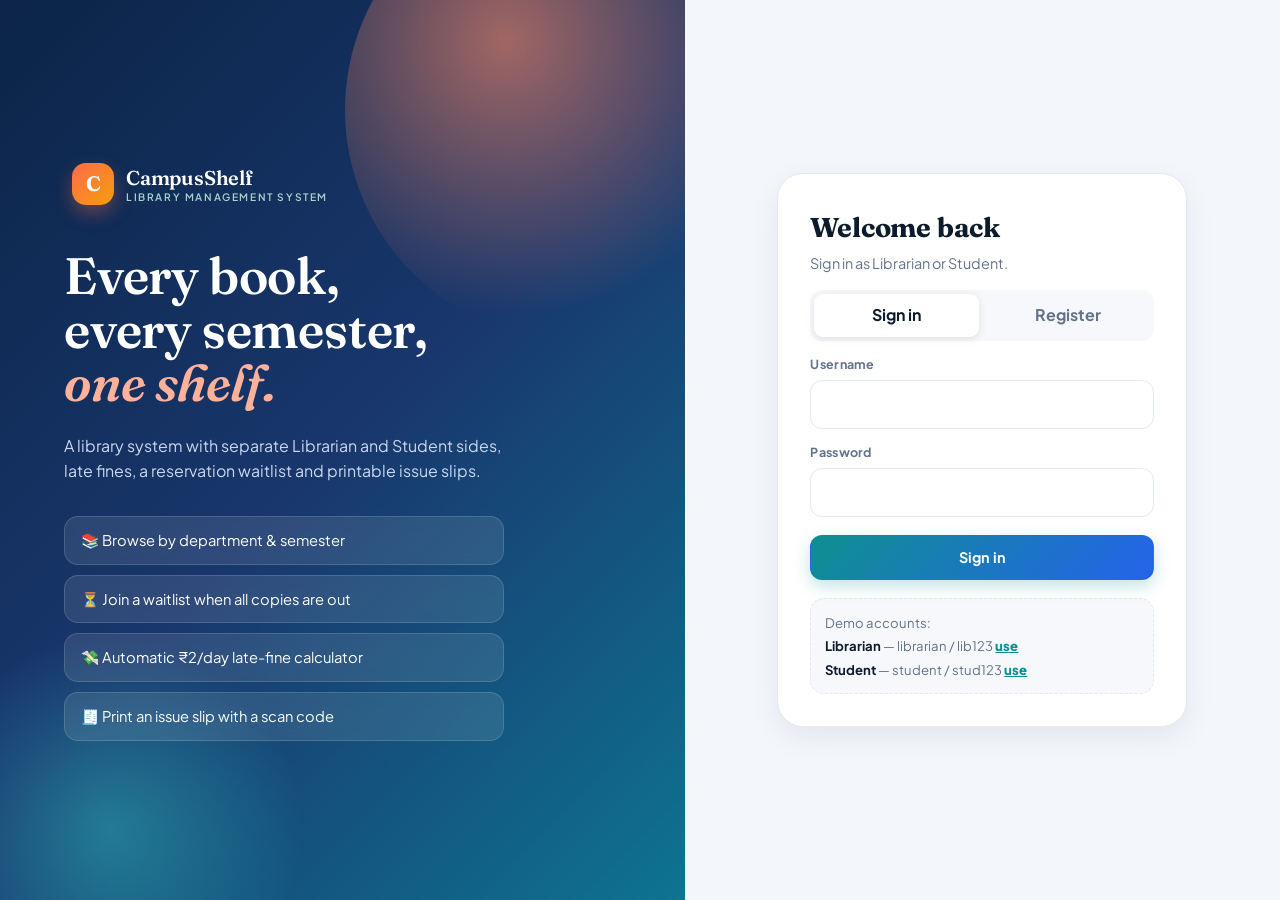
<file: index.html>
<!DOCTYPE html>
<html lang="en" data-theme="light">
<head>
  <meta charset="UTF-8">
  <meta name="viewport" content="width=device-width, initial-scale=1.0">
  <title>CampusShelf — Library Management System</title>
  <link rel="preconnect" href="https://fonts.googleapis.com">
  <link rel="preconnect" href="https://fonts.gstatic.com" crossorigin>
  <link href="https://fonts.googleapis.com/css2?family=Fraunces:ital,opsz,wght@0,9..144,500;0,9..144,600;1,9..144,500&family=Plus+Jakarta+Sans:wght@400;500;600;700;800&display=swap" rel="stylesheet">
  <link rel="stylesheet" href="style.css">
</head>
<body>
  <!-- Everything below is rendered by script.js -->
  <div id="root"></div>
  <div id="modal"></div>
  <div id="toast" class="toast" role="status" aria-live="polite"></div>
  <script src="script.js"></script>
</body>
</html>
</file>
<file: style.css>
/* ===== CampusShelf — styles (v2: hero + editorial look) ===== */
:root {
  --bg: #f3f6fb;
  --surface: #ffffff;
  --surface-2: #f6f8fc;
  --text: #0e1b2c;
  --muted: #64738a;
  --line: #e3e9f2;
  --accent: #0e8f8f;
  --accent-2: #ff6b4a;
  --accent-soft: #dcf3f2;
  --danger: #d1344a;
  --danger-soft: #fde7ea;
  --warn-soft: #fff0e0;
  --ok-soft: #dcf5e6;
  --ok: #17803d;
  --shadow: 0 10px 30px rgba(14, 27, 44, 0.07);
  --radius: 20px;
  --font-body: "Plus Jakarta Sans", "Segoe UI", system-ui, sans-serif;
  --font-head: "Fraunces", Georgia, "Times New Roman", serif;
}
[data-theme="dark"] {
  --bg: #0a121e;
  --surface: #121d2d;
  --surface-2: #17253a;
  --text: #e8eef8;
  --muted: #91a1b8;
  --line: #22324a;
  --accent: #35d0cb;
  --accent-2: #ff8a6b;
  --accent-soft: #11373b;
  --danger: #ff7a8d;
  --danger-soft: #3a1b24;
  --warn-soft: #3b2a18;
  --ok-soft: #14341f;
  --ok: #7ee2a0;
  --shadow: 0 10px 30px rgba(0, 0, 0, 0.4);
}

* { box-sizing: border-box; margin: 0; padding: 0; }
html { font-size: 16px; }
body {
  font-family: var(--font-body);
  background: var(--bg);
  color: var(--text);
  line-height: 1.55;
  min-height: 100vh;
}
h1, h2, h3, h4, .brand-name { font-family: var(--font-head); letter-spacing: -0.2px; }
button, input, select { font: inherit; color: inherit; }
button { cursor: pointer; }
em { font-style: italic; }

.eyebrow {
  display: inline-flex; align-items: center; gap: 8px;
  font-size: 0.7rem; font-weight: 700; letter-spacing: 1.8px; text-transform: uppercase; color: var(--muted);
  margin-bottom: 6px;
}
.eyebrow::before { content: ""; width: 7px; height: 7px; border-radius: 50%; background: var(--accent-2); }

/* ===== Buttons & inputs ===== */
.btn {
  border: 1px solid transparent;
  background: linear-gradient(135deg, var(--accent), #2563eb);
  color: #fff;
  padding: 10px 18px;
  border-radius: 12px;
  font-weight: 700;
  font-size: 0.9rem;
  transition: transform 0.12s, box-shadow 0.15s, opacity 0.15s;
  box-shadow: 0 6px 16px rgba(14, 143, 143, 0.25);
}
[data-theme="dark"] .btn { color: #04202a; }
.btn:hover { transform: translateY(-1px); }
.btn:active { transform: scale(0.97); }
.btn.ghost { background: transparent; color: var(--text); border-color: var(--line); box-shadow: none; }
.btn.warn { background: linear-gradient(135deg, var(--accent-2), #f59e0b); color: #fff; box-shadow: 0 6px 16px rgba(255, 107, 74, 0.28); }
.btn.danger { background: var(--danger); color: #fff; box-shadow: none; }
.btn.light { background: #fff; color: #0b2447; box-shadow: 0 8px 20px rgba(0, 0, 0, 0.22); }
.btn.glass { background: rgba(255, 255, 255, 0.14); color: #fff; border-color: rgba(255, 255, 255, 0.3); box-shadow: none; backdrop-filter: blur(4px); }
.btn.small { padding: 6px 12px; font-size: 0.8rem; border-radius: 9px; box-shadow: none; }
.btn:disabled { opacity: 0.45; cursor: not-allowed; }

input, select {
  width: 100%;
  background: var(--surface);
  border: 1px solid var(--line);
  border-radius: 12px;
  padding: 11px 14px;
  outline: none;
}
input:focus, select:focus { border-color: var(--accent); box-shadow: 0 0 0 4px var(--accent-soft); }
label { display: block; font-size: 0.78rem; font-weight: 700; color: var(--muted); margin: 14px 0 6px; letter-spacing: 0.3px; }

/* ===== Auth screen ===== */
.auth-wrap { min-height: 100vh; display: grid; grid-template-columns: 1.15fr 1fr; }
.auth-hero {
  position: relative; overflow: hidden;
  background: linear-gradient(135deg, #0b2447 0%, #19376d 50%, #0e7490 100%);
  color: #fff;
  padding: 64px;
  display: flex; flex-direction: column; justify-content: center; gap: 24px;
}
.auth-hero::before {
  content: ""; position: absolute; right: -120px; top: -120px; width: 460px; height: 460px; border-radius: 50%;
  background: radial-gradient(circle at 35% 35%, rgba(255, 138, 101, 0.6), rgba(255, 138, 101, 0) 65%);
}
.auth-hero::after {
  content: ""; position: absolute; left: -100px; bottom: -140px; width: 420px; height: 420px; border-radius: 50%;
  background: radial-gradient(circle, rgba(53, 208, 203, 0.4), rgba(53, 208, 203, 0) 65%);
}
.auth-hero > * { position: relative; z-index: 1; }
.auth-hero h1 { font-size: 3.2rem; line-height: 1.05; font-weight: 600; }
.auth-hero h1 em { color: #ffb199; }
.auth-hero p { color: #c9d8f0; max-width: 460px; }
.hero-list { list-style: none; display: grid; gap: 10px; margin-top: 8px; max-width: 440px; }
.hero-list li { background: rgba(255, 255, 255, 0.1); border: 1px solid rgba(255, 255, 255, 0.14); padding: 12px 16px; border-radius: 14px; font-size: 0.92rem; backdrop-filter: blur(6px); }
.auth-card-side { display: grid; place-items: center; padding: 30px; }
.auth-card {
  width: 100%; max-width: 410px;
  background: var(--surface); border: 1px solid var(--line);
  border-radius: 26px; padding: 32px; box-shadow: var(--shadow);
}
.auth-card h2 { margin-bottom: 4px; font-size: 1.7rem; }
.tabs { display: flex; gap: 6px; background: var(--surface-2); padding: 4px; border-radius: 12px; margin: 16px 0 6px; }
.tabs button { flex: 1; border: 0; background: transparent; padding: 9px; border-radius: 9px; font-weight: 700; color: var(--muted); }
.tabs button.on { background: var(--surface); color: var(--text); box-shadow: 0 2px 8px rgba(0, 0, 0, 0.1); }
.demo-box { margin-top: 18px; font-size: 0.82rem; background: var(--surface-2); border: 1px dashed var(--line); border-radius: 14px; padding: 12px 14px; color: var(--muted); line-height: 1.8; }
.demo-box b { color: var(--text); }
.demo-box button { border: 0; background: none; color: var(--accent); font-weight: 800; text-decoration: underline; padding: 0; }

/* ===== App shell ===== */
.shell { display: grid; grid-template-columns: 262px 1fr; min-height: 100vh; }
.sidebar {
  background: linear-gradient(180deg, #0b1b33 0%, #0b2447 100%);
  color: #fff;
  padding: 24px 16px; display: flex; flex-direction: column; gap: 6px;
  position: sticky; top: 0; height: 100vh;
}
.brand { display: flex; align-items: center; gap: 12px; padding: 4px 8px 20px; }
.brand-logo {
  width: 42px; height: 42px; border-radius: 14px; color: #fff;
  background: linear-gradient(135deg, var(--accent-2), #f59e0b);
  display: grid; place-items: center; font-weight: 700; font-family: var(--font-head); font-size: 1.3rem;
  box-shadow: 0 8px 18px rgba(255, 107, 74, 0.35);
}
.brand-name { font-size: 1.25rem; font-weight: 600; line-height: 1.15; }
.brand small { display: block; color: rgba(255, 255, 255, 0.55); font-size: 0.64rem; letter-spacing: 1.6px; text-transform: uppercase; font-family: var(--font-body); margin-top: 2px; }
.nav-btn {
  display: flex; align-items: center; gap: 12px; width: 100%;
  background: transparent; border: 0; text-align: left;
  padding: 11px 14px; border-radius: 14px; color: rgba(255, 255, 255, 0.62); font-weight: 600; font-size: 0.92rem;
  transition: background 0.15s, color 0.15s;
}
.nav-btn:hover { background: rgba(255, 255, 255, 0.07); color: #fff; }
.nav-btn.on { background: rgba(255, 255, 255, 0.12); color: #fff; box-shadow: inset 3px 0 0 var(--accent-2); }
.nav-count { margin-left: auto; background: var(--accent-2); color: #fff; font-size: 0.68rem; font-weight: 800; padding: 1px 8px; border-radius: 99px; }
.side-spacer { flex: 1; }
.side-foot { border-top: 1px solid rgba(255, 255, 255, 0.12); padding-top: 14px; display: grid; gap: 8px; }
.who { display: flex; align-items: center; gap: 10px; font-size: 0.85rem; padding: 0 4px 4px; }
.who b { display: block; }
.who span { color: rgba(255, 255, 255, 0.55); font-size: 0.74rem; }
.avatar {
  width: 38px; height: 38px; border-radius: 50%; flex: none;
  background: rgba(255, 255, 255, 0.14); border: 1px solid rgba(255, 255, 255, 0.25);
  display: grid; place-items: center; font-weight: 800; font-size: 0.8rem; color: #ffd3c7;
}
.sidebar .btn.ghost { color: #dbe6f7; border-color: rgba(255, 255, 255, 0.2); }
.sidebar .btn:not(.ghost) { background: rgba(255, 255, 255, 0.14); color: #fff; box-shadow: none; }

.main { padding: 30px 38px 64px; min-width: 0; }
.page-head { display: flex; flex-wrap: wrap; align-items: flex-end; justify-content: space-between; gap: 12px; margin-bottom: 24px; }
.page-head h1 { font-size: 2.2rem; font-weight: 600; line-height: 1.1; }
.page-head p { color: var(--muted); font-size: 0.93rem; margin-top: 4px; }
.head-actions { display: flex; gap: 8px; flex-wrap: wrap; }

/* ===== Hero banner ===== */
.hero {
  position: relative; overflow: hidden;
  border-radius: 28px; padding: 42px 46px; margin-bottom: 26px; color: #fff;
  background: linear-gradient(120deg, #0b2447 0%, #19376d 48%, #0e7490 100%);
  box-shadow: 0 22px 50px rgba(11, 36, 71, 0.28);
  min-height: 260px;
}
.hero::before {
  content: ""; position: absolute; right: -70px; top: -90px; width: 380px; height: 380px; border-radius: 50%;
  background: radial-gradient(circle at 30% 30%, rgba(255, 138, 101, 0.6), rgba(255, 138, 101, 0) 66%);
}
.hero::after {
  content: ""; position: absolute; left: 36%; bottom: -150px; width: 340px; height: 340px; border-radius: 50%;
  background: radial-gradient(circle, rgba(53, 208, 203, 0.35), rgba(53, 208, 203, 0) 66%);
}
.hero-text { position: relative; z-index: 2; max-width: 560px; }
.hero .eyebrow { color: rgba(255, 255, 255, 0.72); }
.hero h1 { font-size: 2.7rem; line-height: 1.08; font-weight: 600; margin: 4px 0 12px; }
.hero h1 em { color: #ffb199; font-weight: 500; }
.hero p { color: #c9d8f0; max-width: 460px; }
.hero-actions { display: flex; gap: 10px; flex-wrap: wrap; margin-top: 22px; }
.chips { display: flex; gap: 8px; flex-wrap: wrap; margin-top: 18px; }
.chip { background: rgba(255, 255, 255, 0.12); border: 1px solid rgba(255, 255, 255, 0.18); padding: 4px 12px; border-radius: 99px; font-size: 0.78rem; font-weight: 600; }

/* books on a shelf, drawn with CSS */
.hero-art { position: absolute; right: 54px; bottom: 0; display: flex; align-items: flex-end; gap: 8px; z-index: 1; }
.hero-art::after { content: ""; position: absolute; left: -16px; right: -16px; bottom: 0; height: 8px; background: rgba(255, 255, 255, 0.25); border-radius: 4px; }
.spine { display: block; width: 36px; border-radius: 8px 8px 0 0; position: relative; margin-bottom: 8px; box-shadow: inset -6px 0 0 rgba(0, 0, 0, 0.14); }
.spine::before { content: ""; position: absolute; left: 6px; right: 6px; top: 16px; height: 4px; border-radius: 2px; background: rgba(255, 255, 255, 0.55); }
.spine::after { content: ""; position: absolute; left: 6px; right: 6px; top: 26px; height: 4px; border-radius: 2px; background: rgba(255, 255, 255, 0.3); }
.s1 { height: 120px; background: #ff6b4a; }
.s2 { height: 160px; background: #35d0cb; }
.s3 { height: 135px; background: #f5b83d; transform: rotate(-7deg); transform-origin: bottom left; margin-left: 10px; }
.s4 { height: 175px; background: #8b7bff; margin-left: 8px; }
.s5 { height: 110px; background: #ff9db1; }

/* ===== Cards, stats ===== */
.card { background: var(--surface); border: 1px solid var(--line); border-radius: var(--radius); padding: 22px; box-shadow: var(--shadow); }
.card h3 { margin-bottom: 14px; font-size: 1.2rem; font-weight: 600; }
.grid { display: grid; gap: 18px; }
.stats { grid-template-columns: repeat(auto-fit, minmax(180px, 1fr)); margin-bottom: 20px; }
.stat { background: var(--surface); border: 1px solid var(--line); border-radius: var(--radius); padding: 18px 20px; box-shadow: var(--shadow); position: relative; }
.stat .ico { width: 42px; height: 42px; border-radius: 14px; background: var(--accent-soft); display: grid; place-items: center; font-size: 1.15rem; margin-bottom: 14px; }
.stat.warn .ico { background: var(--warn-soft); }
.stat.bad .ico { background: var(--danger-soft); }
.stat small { color: var(--muted); font-weight: 700; font-size: 0.7rem; text-transform: uppercase; letter-spacing: 1.2px; }
.stat .num { font-size: 2.1rem; font-weight: 600; font-family: var(--font-head); line-height: 1.15; }
.two-col { grid-template-columns: 1fr 1fr; }
.split { grid-template-columns: 350px 1fr; align-items: start; }

/* bars */
.bar-row { display: grid; grid-template-columns: 70px 1fr 40px; align-items: center; gap: 12px; margin: 11px 0; font-size: 0.88rem; font-weight: 600; }
.bar-track { background: var(--surface-2); border-radius: 99px; height: 12px; overflow: hidden; border: 1px solid var(--line); }
.bar-fill { height: 100%; border-radius: 99px; background: linear-gradient(90deg, var(--accent), var(--accent-2)); }

/* lists */
.feed { list-style: none; display: grid; gap: 4px; }
.feed li { display: flex; gap: 12px; align-items: center; font-size: 0.9rem; padding: 10px 0; border-bottom: 1px dashed var(--line); }
.feed li:last-child { border-bottom: 0; }
.dot { width: 10px; height: 10px; border-radius: 50%; background: var(--accent); flex: none; }
.dot.ret { background: var(--accent-2); }
.muted { color: var(--muted); }
.empty { text-align: center; padding: 34px 10px; color: var(--muted); }

/* ===== Tables ===== */
.table-wrap { overflow-x: auto; border: 1px solid var(--line); border-radius: var(--radius); background: var(--surface); box-shadow: var(--shadow); }
table { width: 100%; border-collapse: collapse; font-size: 0.9rem; }
th { text-align: left; background: var(--surface-2); color: var(--muted); font-size: 0.68rem; text-transform: uppercase; letter-spacing: 1.2px; padding: 14px 16px; white-space: nowrap; }
td { padding: 13px 16px; border-top: 1px solid var(--line); vertical-align: middle; }
tr:hover td { background: var(--surface-2); }
tr.overdue td { background: var(--danger-soft); }
td .row-actions { display: flex; gap: 6px; flex-wrap: wrap; }

/* badges */
.badge { display: inline-block; padding: 3px 11px; border-radius: 99px; font-size: 0.72rem; font-weight: 800; background: var(--surface-2); border: 1px solid var(--line); }
.badge.ok { background: var(--ok-soft); color: var(--ok); border-color: transparent; }
.badge.bad { background: var(--danger-soft); color: var(--danger); border-color: transparent; }
.badge.warn { background: var(--warn-soft); color: var(--accent-2); border-color: transparent; }
.badge.info { background: var(--accent-soft); color: var(--accent); border-color: transparent; }

/* toolbar */
.toolbar { display: flex; flex-wrap: wrap; gap: 10px; margin-bottom: 18px; }
.toolbar .grow { flex: 1; min-width: 200px; }
.toolbar select { width: auto; min-width: 140px; }

/* ===== Book grid (student) ===== */
.book-grid { display: grid; grid-template-columns: repeat(auto-fill, minmax(210px, 1fr)); gap: 20px; }
.book-card { background: var(--surface); border: 1px solid var(--line); border-radius: 22px; overflow: hidden; display: flex; flex-direction: column; box-shadow: var(--shadow); transition: transform 0.18s, box-shadow 0.18s; }
.book-card:hover { transform: translateY(-5px); box-shadow: 0 18px 38px rgba(14, 27, 44, 0.14); }
.cover {
  height: 168px; display: flex; flex-direction: column; justify-content: space-between;
  padding: 16px; color: #fff; position: relative; overflow: hidden;
}
.cover::before { content: ""; position: absolute; left: 14px; top: 0; bottom: 0; width: 5px; background: rgba(255, 255, 255, 0.28); }
.cover::after { content: ""; position: absolute; right: -40px; top: -40px; width: 130px; height: 130px; border-radius: 50%; background: rgba(255, 255, 255, 0.13); }
.cover .initials { font-family: var(--font-head); font-size: 2.6rem; font-weight: 600; padding-left: 14px; position: relative; z-index: 1; }
.cover .dept-tag { font-size: 0.66rem; letter-spacing: 1.6px; text-transform: uppercase; padding-left: 14px; opacity: 0.95; font-weight: 700; position: relative; z-index: 1; }
.book-body { padding: 16px; display: flex; flex-direction: column; gap: 6px; flex: 1; }
.book-body h4 { font-size: 1.02rem; line-height: 1.3; font-weight: 600; }
.book-body .author { color: var(--muted); font-size: 0.82rem; }
.book-foot { margin-top: auto; display: flex; justify-content: space-between; align-items: center; gap: 8px; padding-top: 10px; }

/* ===== Modal & slip ===== */
.modal-backdrop { position: fixed; inset: 0; background: rgba(8, 16, 30, 0.6); backdrop-filter: blur(4px); display: grid; place-items: center; padding: 18px; z-index: 50; }
.modal { background: var(--surface); border-radius: 26px; padding: 28px; width: 100%; max-width: 470px; max-height: 92vh; overflow: auto; border: 1px solid var(--line); box-shadow: var(--shadow); }
.modal h3 { margin-bottom: 4px; font-size: 1.5rem; font-weight: 600; }
.modal-actions { display: flex; justify-content: flex-end; gap: 8px; margin-top: 22px; }
.form-row { display: grid; grid-template-columns: 1fr 1fr; gap: 12px; }

.slip { border: 2px dashed var(--line); border-radius: 18px; padding: 20px; margin-top: 14px; background: var(--surface-2); }
.slip-head { display: flex; justify-content: space-between; align-items: center; border-bottom: 1px solid var(--line); padding-bottom: 10px; margin-bottom: 12px; }
.slip dl { display: grid; grid-template-columns: 110px 1fr; gap: 7px 10px; font-size: 0.9rem; }
.slip dt { color: var(--muted); }
.slip dd { font-weight: 700; }
.slip-qr { display: flex; justify-content: space-between; align-items: flex-end; margin-top: 16px; gap: 12px; }
.slip-qr svg { width: 96px; height: 96px; background: #fff; padding: 4px; border-radius: 8px; }
.slip-note { font-size: 0.75rem; color: var(--muted); }

/* toast */
.toast {
  position: fixed; bottom: 26px; left: 50%; transform: translate(-50%, 30px);
  background: #0b2447; color: #fff; padding: 12px 22px; border-radius: 14px;
  opacity: 0; pointer-events: none; transition: all 0.25s; z-index: 99; font-weight: 700; font-size: 0.9rem; max-width: 90vw;
  box-shadow: 0 14px 30px rgba(0, 0, 0, 0.3);
}
.toast.show { opacity: 1; transform: translate(-50%, 0); }
.toast.err { background: var(--danger); color: #fff; }

/* ===== Responsive ===== */
@media (max-width: 960px) {
  .auth-wrap { grid-template-columns: 1fr; }
  .auth-hero { padding: 36px 26px; }
  .auth-hero h1 { font-size: 2.2rem; }
  .shell { grid-template-columns: 1fr; }
  .sidebar { position: static; height: auto; flex-direction: row; flex-wrap: wrap; align-items: center; padding: 14px; gap: 6px; }
  .brand { padding: 0 10px 0 0; }
  .nav-btn { width: auto; padding: 8px 12px; font-size: 0.84rem; }
  .nav-btn.on { box-shadow: none; }
  .side-spacer { display: none; }
  .side-foot { border: 0; padding: 0; display: flex; flex-wrap: wrap; align-items: center; margin-left: auto; }
  .who span { display: none; }
  .main { padding: 20px 16px 50px; }
  .hero { padding: 28px 24px; }
  .hero h1 { font-size: 2rem; }
  .hero-art { display: none; }
  .page-head h1 { font-size: 1.8rem; }
  .two-col, .split { grid-template-columns: 1fr; }
}

/* ===== Print: only the issue slip ===== */
@media print {
  body > *:not(#modal) { display: none !important; }
  .modal-backdrop { position: static; background: none; padding: 0; display: block; backdrop-filter: none; }
  .modal { box-shadow: none; border: 0; max-width: none; padding: 0; }
  .no-print { display: none !important; }
  body { background: #fff; color: #000; }
}
</file>
